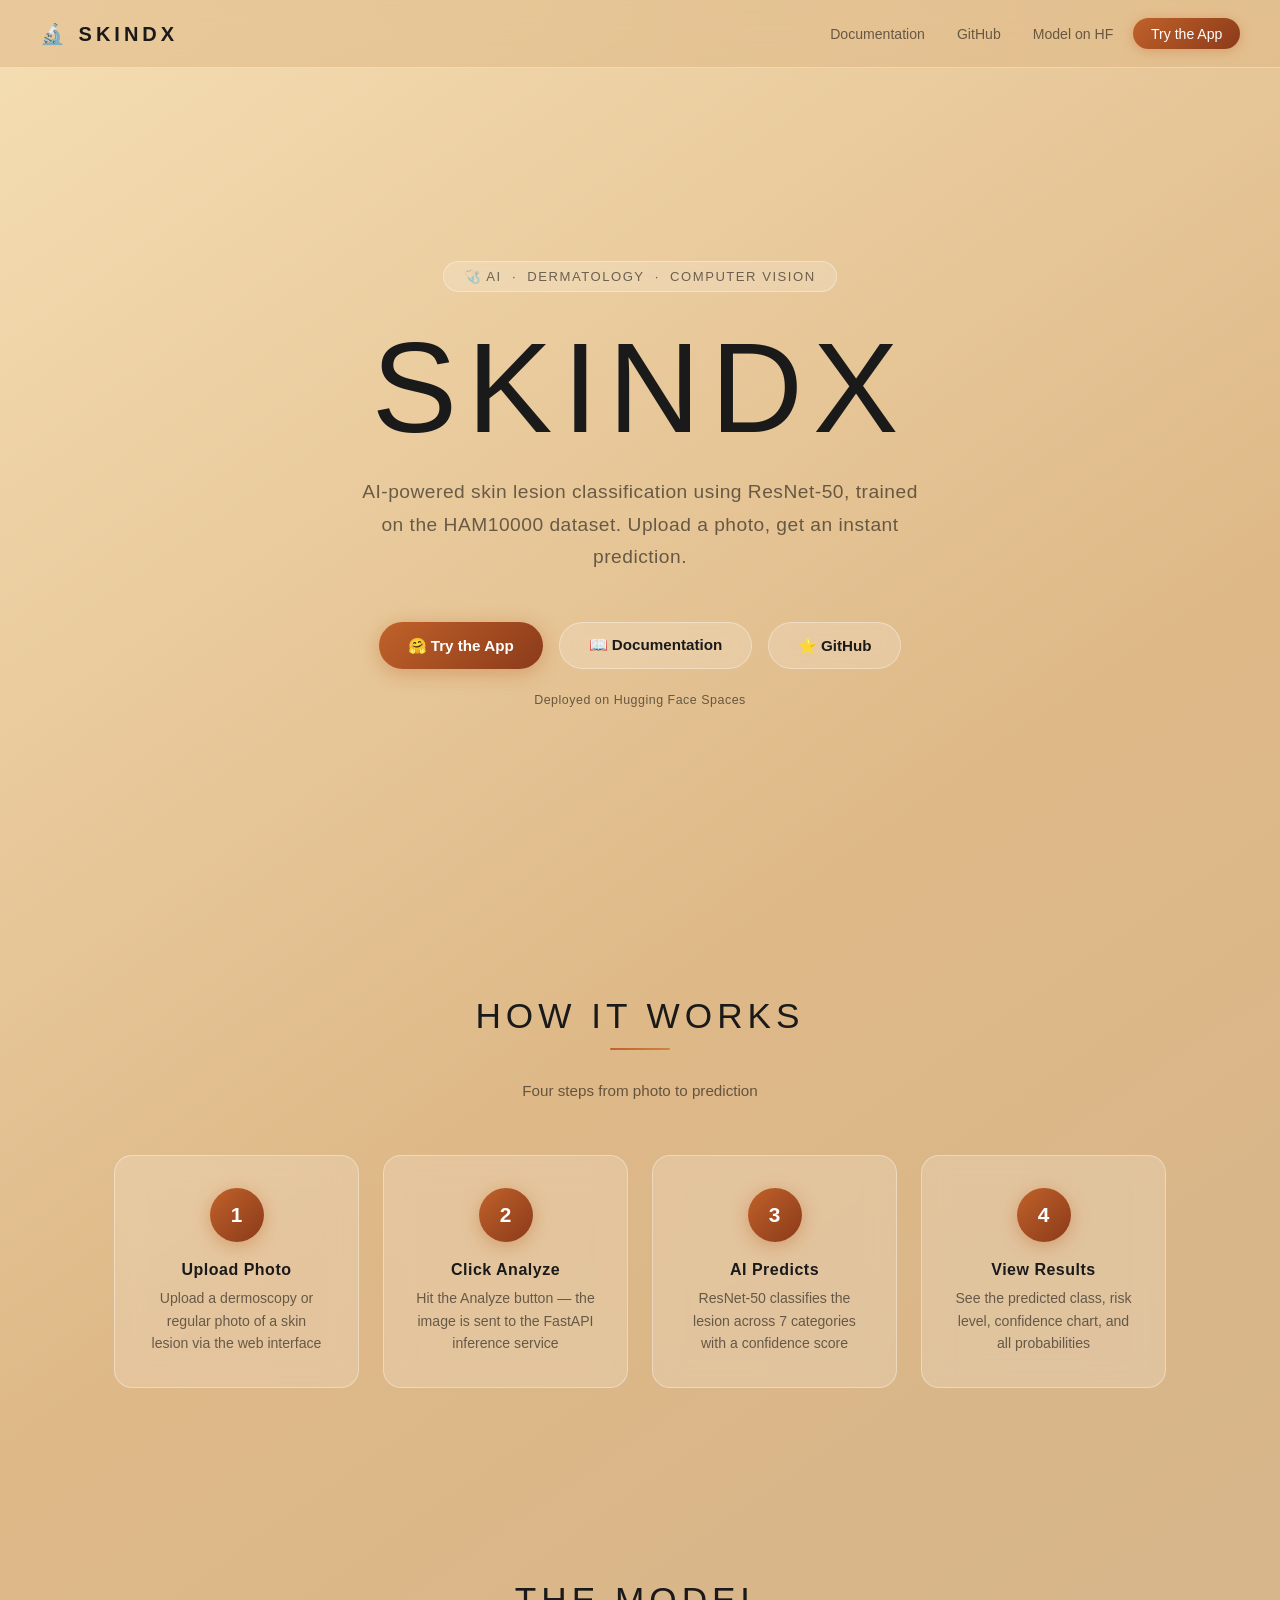
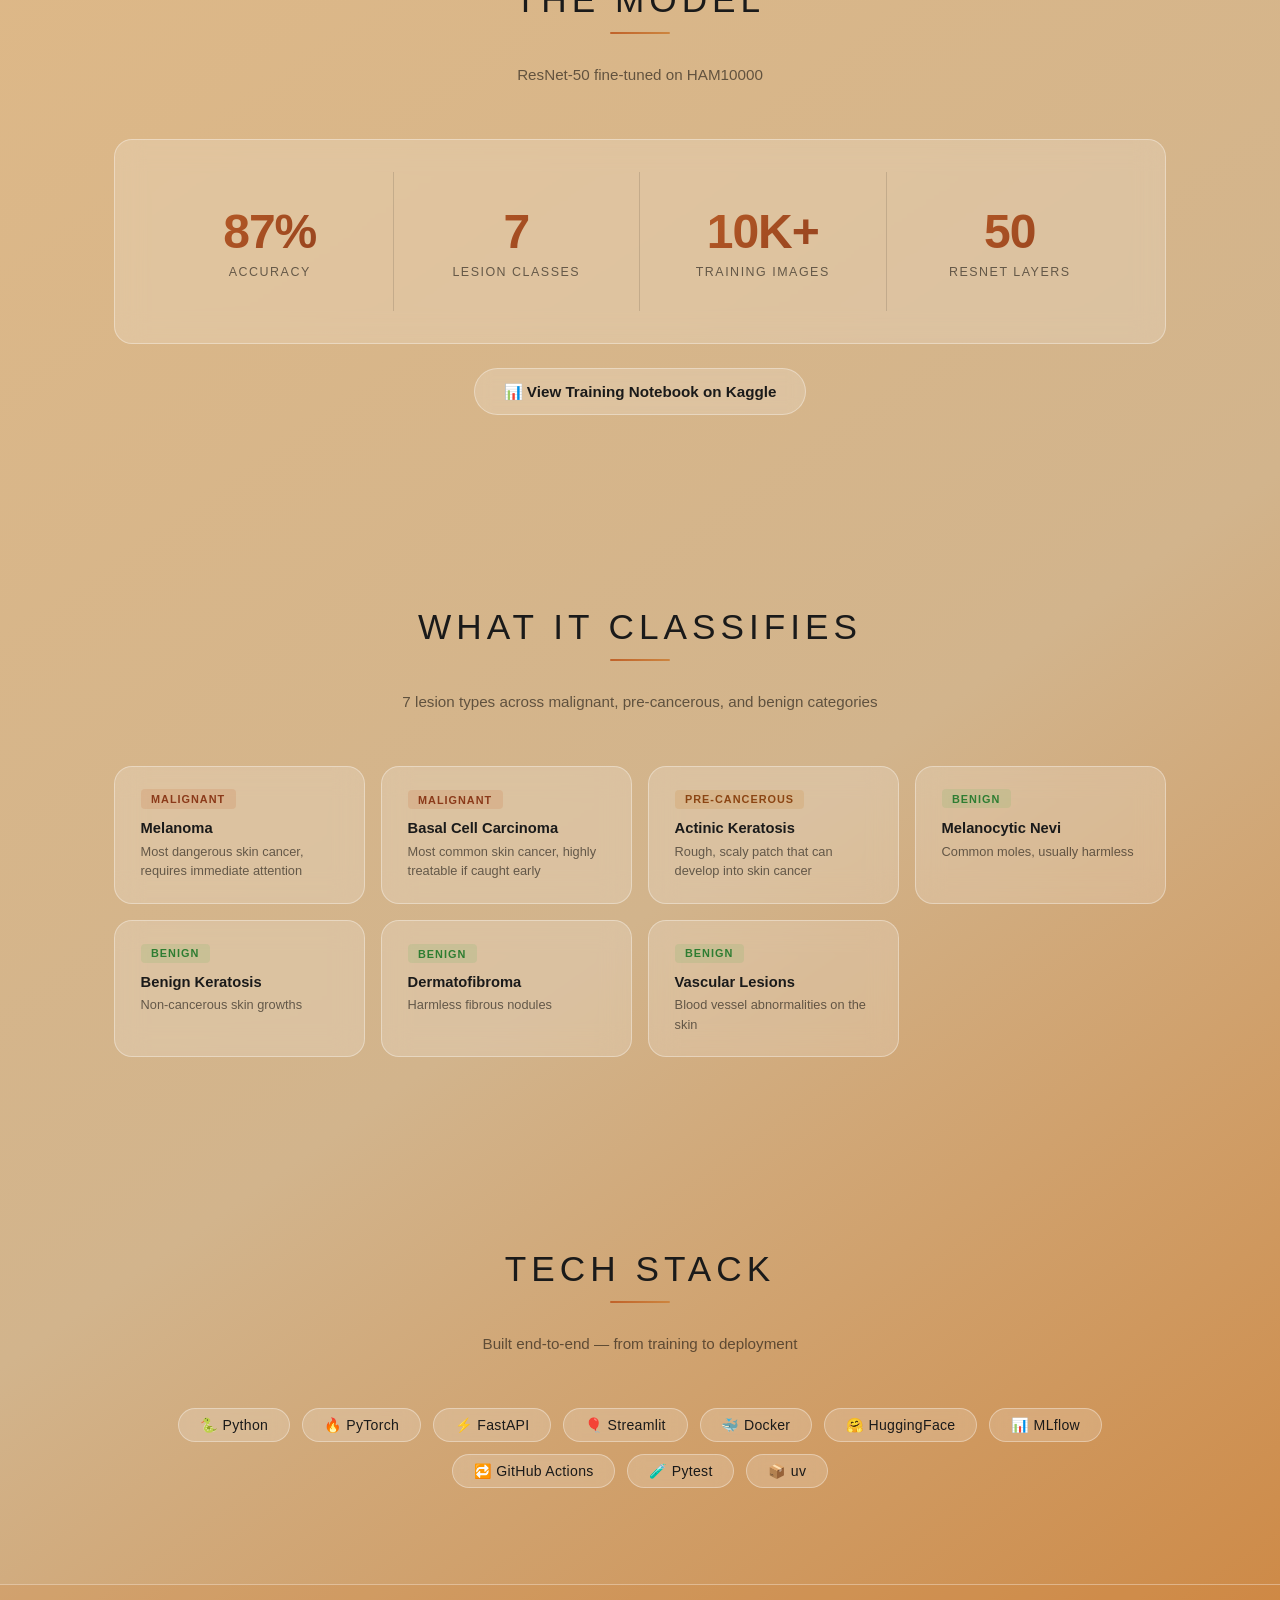
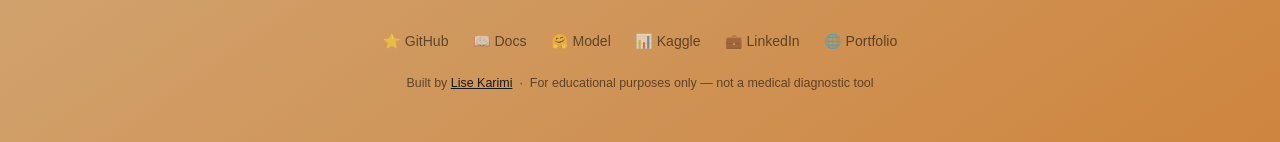
<file: docs/index.html>
<!DOCTYPE html>
<html lang="en">
<head>
  <meta charset="UTF-8"/>
  <meta name="viewport" content="width=device-width, initial-scale=1.0"/>
  <title>SKINDX — Skin Lesion Classification</title>
  <meta name="description" content="AI-powered skin lesion classification using ResNet-50. Built with PyTorch, FastAPI, and Streamlit."/>
  <link rel="icon" href="data:image/svg+xml,<svg xmlns=%22http://www.w3.org/2000/svg%22 viewBox=%220 0 100 100%22><text y=%22.9em%22 font-size=%2290%22>🔬</text></svg>">
  <style>
    *, *::before, *::after { box-sizing: border-box; margin: 0; padding: 0; }

    :root {
      --skin-1: #F5DEB3;
      --skin-2: #DEB887;
      --skin-3: #D2B48C;
      --skin-4: #CD853F;
      --accent: #C0622A;
      --accent-dark: #8B3A1A;
      --glass: rgba(255,255,255,0.18);
      --glass-border: rgba(255,255,255,0.35);
      --glass-dark: rgba(0,0,0,0.07);
      --glass-dark-border: rgba(0,0,0,0.12);
      --text: #1a1a1a;
      --text-muted: rgba(0,0,0,0.55);
      --nav-h: 68px;
    }

    html { scroll-behavior: smooth; }

    body {
      font-family: 'Helvetica Neue', Arial, sans-serif;
      background: linear-gradient(145deg, var(--skin-1) 0%, var(--skin-2) 35%, var(--skin-3) 70%, var(--skin-4) 100%);
      min-height: 100vh;
      color: var(--text);
    }

    /* ── NAV ── */
    nav {
      position: fixed;
      top: 0; left: 0; right: 0;
      z-index: 200;
      height: var(--nav-h);
      display: flex;
      align-items: center;
      justify-content: space-between;
      padding: 0 2.5rem;
      background: rgba(222,184,135,0.55);
      backdrop-filter: blur(20px);
      -webkit-backdrop-filter: blur(20px);
      border-bottom: 1px solid var(--glass-border);
      transition: background 0.3s;
    }
    .nav-logo {
      font-size: 1.25rem;
      font-weight: 700;
      letter-spacing: 4px;
      color: var(--text);
      text-decoration: none;
      flex-shrink: 0;
    }
    .nav-links {
      display: flex;
      gap: 0.5rem;
      align-items: center;
    }
    .nav-links a {
      color: var(--text-muted);
      text-decoration: none;
      font-size: 0.88rem;
      font-weight: 500;
      transition: color 0.2s, background 0.2s;
      padding: 0.35rem 0.75rem;
      border-radius: 8px;
      white-space: nowrap;
    }
    .nav-links a:hover { color: var(--text); background: var(--glass); }
    .nav-links a.btn-nav {
      background: linear-gradient(135deg, var(--accent), var(--accent-dark));
      color: #fff;
      padding: 0.45rem 1.1rem;
      border-radius: 50px;
      box-shadow: 0 2px 12px rgba(192,98,42,0.35);
    }
    .nav-links a.btn-nav:hover {
      opacity: 0.9;
      background: linear-gradient(135deg, var(--accent), var(--accent-dark));
      transform: translateY(-1px);
      box-shadow: 0 4px 16px rgba(192,98,42,0.45);
    }

    /* ── HAMBURGER ── */
    .hamburger {
      display: none;
      flex-direction: column;
      justify-content: center;
      gap: 5px;
      cursor: pointer;
      padding: 8px;
      border-radius: 8px;
      border: none;
      background: none;
      z-index: 300;
    }
    .hamburger span {
      display: block;
      width: 24px;
      height: 2px;
      background: var(--text);
      border-radius: 2px;
      transition: all 0.3s ease;
    }
    .hamburger.open span:nth-child(1) { transform: translateY(7px) rotate(45deg); }
    .hamburger.open span:nth-child(2) { opacity: 0; transform: scaleX(0); }
    .hamburger.open span:nth-child(3) { transform: translateY(-7px) rotate(-45deg); }

    /* ── MOBILE MENU OVERLAY ── */
    .mobile-menu {
      display: none;
      position: fixed;
      top: var(--nav-h);
      left: 0; right: 0;
      background: rgba(222,184,135,0.97);
      backdrop-filter: blur(20px);
      -webkit-backdrop-filter: blur(20px);
      border-bottom: 1px solid var(--glass-border);
      flex-direction: column;
      padding: 1.5rem 2rem 2rem;
      gap: 0.5rem;
      z-index: 190;
      animation: slideDown 0.25s ease;
    }
    .mobile-menu.open { display: flex; }
    .mobile-menu a {
      color: var(--text);
      text-decoration: none;
      font-size: 1rem;
      font-weight: 500;
      padding: 0.75rem 1rem;
      border-radius: 10px;
      transition: background 0.2s;
    }
    .mobile-menu a:hover { background: var(--glass); }
    .mobile-menu a.btn-nav {
      background: linear-gradient(135deg, var(--accent), var(--accent-dark));
      color: #fff;
      text-align: center;
      margin-top: 0.5rem;
      box-shadow: 0 2px 12px rgba(192,98,42,0.35);
    }

    @keyframes slideDown {
      from { opacity: 0; transform: translateY(-10px); }
      to   { opacity: 1; transform: translateY(0); }
    }

    /* ── SECTIONS ── */
    section { padding: 6rem 1.5rem; max-width: 1100px; margin: 0 auto; }

    /* ── HERO ── */
    .hero {
      min-height: 100vh;
      display: flex;
      flex-direction: column;
      align-items: center;
      justify-content: center;
      text-align: center;
      padding-top: var(--nav-h);
      max-width: 100%;
    }
    .hero-badge {
      display: inline-flex;
      align-items: center;
      gap: 0.5rem;
      background: var(--glass);
      border: 1px solid var(--glass-border);
      backdrop-filter: blur(10px);
      border-radius: 50px;
      padding: 0.45rem 1.3rem;
      font-size: 0.82rem;
      letter-spacing: 1.5px;
      margin-bottom: 2rem;
      color: var(--text-muted);
      text-transform: uppercase;
    }
    .hero h1 {
      font-size: clamp(3.5rem, 12vw, 8rem);
      font-weight: 200;
      letter-spacing: 10px;
      line-height: 1;
      margin-bottom: 1.5rem;
    }
    .hero-sub {
      font-size: clamp(0.95rem, 2.5vw, 1.2rem);
      font-weight: 300;
      color: var(--text-muted);
      letter-spacing: 0.5px;
      max-width: 580px;
      line-height: 1.7;
      margin-bottom: 3rem;
    }
    .hero-actions { display: flex; gap: 1rem; flex-wrap: wrap; justify-content: center; }
    .btn {
      display: inline-flex;
      align-items: center;
      gap: 0.5rem;
      padding: 0.85rem 1.8rem;
      border-radius: 50px;
      font-size: 0.95rem;
      font-weight: 600;
      text-decoration: none;
      transition: all 0.3s cubic-bezier(0.4,0,0.2,1);
      white-space: nowrap;
    }
    .btn-primary {
      background: linear-gradient(135deg, var(--accent), var(--accent-dark));
      color: #fff;
      box-shadow: 0 4px 20px rgba(192,98,42,0.4);
    }
    .btn-primary:hover {
      transform: translateY(-2px);
      box-shadow: 0 8px 28px rgba(192,98,42,0.55);
    }
    .btn-secondary {
      background: var(--glass);
      color: var(--text);
      border: 1px solid var(--glass-border);
      backdrop-filter: blur(8px);
    }
    .btn-secondary:hover { background: rgba(255,255,255,0.3); transform: translateY(-2px); }
    .hero-note {
      margin-top: 1.5rem;
      font-size: 0.78rem;
      color: var(--text-muted);
      letter-spacing: 0.5px;
    }

    /* ── DIVIDER ── */
    .divider {
      width: 60px;
      height: 2px;
      background: linear-gradient(90deg, var(--accent), var(--skin-4));
      margin: 0 auto 2rem;
      border-radius: 2px;
    }

    /* ── SECTION HEADER ── */
    .section-header {
      text-align: center;
      margin-bottom: 3.5rem;
    }
    .section-header h2 {
      font-size: clamp(1.6rem, 4vw, 2.2rem);
      font-weight: 300;
      letter-spacing: 5px;
      margin-bottom: 0.75rem;
      text-transform: uppercase;
    }
    .section-header p {
      color: var(--text-muted);
      font-size: 0.95rem;
      font-weight: 300;
    }

    /* ── GLASS CARD ── */
    .card {
      background: var(--glass);
      backdrop-filter: blur(14px);
      -webkit-backdrop-filter: blur(14px);
      border: 1px solid var(--glass-border);
      border-radius: 18px;
      padding: 2rem;
      transition: transform 0.2s, box-shadow 0.2s;
    }
    .card:hover {
      transform: translateY(-3px);
      box-shadow: 0 12px 40px rgba(0,0,0,0.1);
    }

    /* ── HOW IT WORKS ── */
    .steps { display: grid; grid-template-columns: repeat(auto-fit, minmax(220px, 1fr)); gap: 1.5rem; }
    .step { text-align: center; }
    .step-number {
      width: 54px; height: 54px;
      background: linear-gradient(135deg, var(--accent), var(--accent-dark));
      border-radius: 50%;
      display: flex; align-items: center; justify-content: center;
      font-size: 1.3rem; font-weight: 700; color: #fff;
      margin: 0 auto 1.2rem;
      box-shadow: 0 4px 18px rgba(192,98,42,0.4);
    }
    .step h3 { font-size: 1rem; font-weight: 600; margin-bottom: 0.5rem; letter-spacing: 0.5px; }
    .step p { font-size: 0.88rem; color: var(--text-muted); line-height: 1.6; }

    /* ── MODEL STATS ── */
    .model-grid { display: grid; grid-template-columns: repeat(4, 1fr); gap: 0; }
    .stat {
      text-align: center;
      padding: 2rem 1rem;
      border-right: 1px solid var(--glass-dark-border);
    }
    .stat:last-child { border-right: none; }
    .stat-number {
      font-size: clamp(2rem, 5vw, 3rem);
      font-weight: 700;
      letter-spacing: -1px;
      margin-bottom: 0.4rem;
      background: linear-gradient(135deg, var(--accent), var(--accent-dark));
      -webkit-background-clip: text;
      -webkit-text-fill-color: transparent;
      background-clip: text;
    }
    .stat-label { font-size: 0.78rem; color: var(--text-muted); letter-spacing: 1.5px; text-transform: uppercase; }

    /* ── CLASSES ── */
    .classes-grid { display: grid; grid-template-columns: repeat(auto-fill, minmax(210px, 1fr)); gap: 1rem; }
    .class-card { padding: 1.4rem 1.6rem; }
    .class-tag {
      display: inline-block;
      font-size: 0.68rem;
      font-weight: 700;
      letter-spacing: 1px;
      text-transform: uppercase;
      padding: 0.22rem 0.65rem;
      border-radius: 4px;
      margin-bottom: 0.7rem;
    }
    .tag-malignant { background: rgba(192,98,42,0.15); color: var(--accent-dark); }
    .tag-precancer  { background: rgba(205,133,63,0.2);  color: #8B4513; }
    .tag-benign     { background: rgba(76,175,80,0.13);  color: #2e7d32; }
    .class-card h4 { font-size: 0.92rem; font-weight: 600; margin-bottom: 0.35rem; }
    .class-card p  { font-size: 0.8rem; color: var(--text-muted); line-height: 1.5; }

    /* ── TECH STACK ── */
    .tech-grid { display: flex; flex-wrap: wrap; gap: 0.75rem; justify-content: center; }
    .tech-pill {
      background: var(--glass);
      border: 1px solid var(--glass-border);
      backdrop-filter: blur(8px);
      border-radius: 50px;
      padding: 0.5rem 1.3rem;
      font-size: 0.88rem;
      font-weight: 500;
      letter-spacing: 0.3px;
      transition: transform 0.2s, background 0.2s;
    }
    .tech-pill:hover { transform: translateY(-2px); background: rgba(255,255,255,0.3); }

    /* ── FOOTER ── */
    footer {
      text-align: center;
      padding: 3rem 1.5rem;
      border-top: 1px solid var(--glass-border);
      background: rgba(205,133,63,0.25);
    }
    .footer-links { display: flex; gap: 1.5rem; justify-content: center; flex-wrap: wrap; margin-bottom: 1.5rem; }
    .footer-links a {
      color: var(--text-muted);
      text-decoration: none;
      font-size: 0.88rem;
      font-weight: 500;
      transition: color 0.2s;
    }
    .footer-links a:hover { color: var(--text); }
    footer p { font-size: 0.78rem; color: var(--text-muted); line-height: 1.7; }

    /* ── RESPONSIVE ── */
    @media (max-width: 768px) {
      nav { padding: 0 1.25rem; }
      .nav-links { display: none; }
      .hamburger { display: flex; }

      .hero h1 { letter-spacing: 6px; }

      .model-grid { grid-template-columns: 1fr 1fr; }
      .stat { border-right: none; border-bottom: 1px solid var(--glass-dark-border); padding: 1.5rem; }
      .stat:nth-child(odd) { border-right: 1px solid var(--glass-dark-border); }
      .stat:nth-last-child(-n+2) { border-bottom: none; }

      .steps { grid-template-columns: 1fr 1fr; }

      .hero-actions { flex-direction: column; align-items: center; }
      .btn { width: 100%; max-width: 300px; justify-content: center; }

      section { padding: 4rem 1.25rem; }
    }

    @media (max-width: 480px) {
      .steps { grid-template-columns: 1fr; }
      .model-grid { grid-template-columns: 1fr 1fr; }
      .footer-links { gap: 1rem; }
    }
  </style>
</head>
<body>

<!-- NAV -->
<nav>
  <a class="nav-logo" href="/">🔬 SKINDX</a>
  <div class="nav-links">
    <a href="docs/">Documentation</a>
    <a href="https://github.com/lisekarimi/skindx">GitHub</a>
    <a href="https://huggingface.co/lisekarimi/resnet50-ham10000">Model on HF</a>
    <a class="btn-nav" href="https://huggingface.co/spaces/lisekarimi/skindx-app">Try the App</a>
  </div>
  <button class="hamburger" id="hamburger" aria-label="Toggle menu">
    <span></span><span></span><span></span>
  </button>
</nav>

<!-- MOBILE MENU -->
<div class="mobile-menu" id="mobileMenu">
  <a href="docs/">📖 Documentation</a>
  <a href="https://github.com/lisekarimi/skindx">⭐ GitHub</a>
  <a href="https://huggingface.co/lisekarimi/resnet50-ham10000">🤗 Model on HF</a>
  <a class="btn-nav" href="https://huggingface.co/spaces/lisekarimi/skindx-app">🤗 Try the App</a>
</div>

<!-- HERO -->
<div class="hero">
  <span class="hero-badge">🩺 AI &nbsp;·&nbsp; Dermatology &nbsp;·&nbsp; Computer Vision</span>
  <h1>SKINDX</h1>
  <p class="hero-sub">
    AI-powered skin lesion classification using ResNet-50,
    trained on the HAM10000 dataset. Upload a photo, get an instant prediction.
  </p>
  <div class="hero-actions">
    <a class="btn btn-primary" href="https://huggingface.co/spaces/lisekarimi/skindx-app">🤗 Try the App</a>
    <a class="btn btn-secondary" href="docs/">📖 Documentation</a>
    <a class="btn btn-secondary" href="https://github.com/lisekarimi/skindx">⭐ GitHub</a>
  </div>
  <p class="hero-note">Deployed on Hugging Face Spaces</p>
</div>

<!-- HOW IT WORKS -->
<section>
  <div class="section-header">
    <h2>How It Works</h2>
    <div class="divider"></div>
    <p>Four steps from photo to prediction</p>
  </div>
  <div class="steps">
    <div class="card step">
      <div class="step-number">1</div>
      <h3>Upload Photo</h3>
      <p>Upload a dermoscopy or regular photo of a skin lesion via the web interface</p>
    </div>
    <div class="card step">
      <div class="step-number">2</div>
      <h3>Click Analyze</h3>
      <p>Hit the Analyze button — the image is sent to the FastAPI inference service</p>
    </div>
    <div class="card step">
      <div class="step-number">3</div>
      <h3>AI Predicts</h3>
      <p>ResNet-50 classifies the lesion across 7 categories with a confidence score</p>
    </div>
    <div class="card step">
      <div class="step-number">4</div>
      <h3>View Results</h3>
      <p>See the predicted class, risk level, confidence chart, and all probabilities</p>
    </div>
  </div>
</section>

<!-- MODEL -->
<section>
  <div class="section-header">
    <h2>The Model</h2>
    <div class="divider"></div>
    <p>ResNet-50 fine-tuned on HAM10000</p>
  </div>
  <div class="card model-grid">
    <div class="stat">
      <div class="stat-number">87%</div>
      <div class="stat-label">Accuracy</div>
    </div>
    <div class="stat">
      <div class="stat-number">7</div>
      <div class="stat-label">Lesion Classes</div>
    </div>
    <div class="stat">
      <div class="stat-number">10K+</div>
      <div class="stat-label">Training Images</div>
    </div>
    <div class="stat">
      <div class="stat-number">50</div>
      <div class="stat-label">ResNet Layers</div>
    </div>
  </div>
  <div style="text-align:center; margin-top:1.5rem;">
    <a class="btn btn-secondary" href="https://www.kaggle.com/code/lizk75/skin-cancer-resnet-balanced-87-acc">
      📊 View Training Notebook on Kaggle
    </a>
  </div>
</section>

<!-- LESION CLASSES -->
<section>
  <div class="section-header">
    <h2>What It Classifies</h2>
    <div class="divider"></div>
    <p>7 lesion types across malignant, pre-cancerous, and benign categories</p>
  </div>
  <div class="classes-grid">
    <div class="card class-card">
      <span class="class-tag tag-malignant">Malignant</span>
      <h4>Melanoma</h4>
      <p>Most dangerous skin cancer, requires immediate attention</p>
    </div>
    <div class="card class-card">
      <span class="class-tag tag-malignant">Malignant</span>
      <h4>Basal Cell Carcinoma</h4>
      <p>Most common skin cancer, highly treatable if caught early</p>
    </div>
    <div class="card class-card">
      <span class="class-tag tag-precancer">Pre-cancerous</span>
      <h4>Actinic Keratosis</h4>
      <p>Rough, scaly patch that can develop into skin cancer</p>
    </div>
    <div class="card class-card">
      <span class="class-tag tag-benign">Benign</span>
      <h4>Melanocytic Nevi</h4>
      <p>Common moles, usually harmless</p>
    </div>
    <div class="card class-card">
      <span class="class-tag tag-benign">Benign</span>
      <h4>Benign Keratosis</h4>
      <p>Non-cancerous skin growths</p>
    </div>
    <div class="card class-card">
      <span class="class-tag tag-benign">Benign</span>
      <h4>Dermatofibroma</h4>
      <p>Harmless fibrous nodules</p>
    </div>
    <div class="card class-card">
      <span class="class-tag tag-benign">Benign</span>
      <h4>Vascular Lesions</h4>
      <p>Blood vessel abnormalities on the skin</p>
    </div>
  </div>
</section>

<!-- TECH STACK -->
<section>
  <div class="section-header">
    <h2>Tech Stack</h2>
    <div class="divider"></div>
    <p>Built end-to-end — from training to deployment</p>
  </div>
  <div class="tech-grid">
    <span class="tech-pill">🐍 Python</span>
    <span class="tech-pill">🔥 PyTorch</span>
    <span class="tech-pill">⚡ FastAPI</span>
    <span class="tech-pill">🎈 Streamlit</span>
    <span class="tech-pill">🐳 Docker</span>
    <span class="tech-pill">🤗 HuggingFace</span>
    <span class="tech-pill">📊 MLflow</span>
    <span class="tech-pill">🔁 GitHub Actions</span>
    <span class="tech-pill">🧪 Pytest</span>
    <span class="tech-pill">📦 uv</span>
  </div>
</section>

<!-- FOOTER -->
<footer>
  <div class="footer-links">
    <a href="https://github.com/lisekarimi/skindx">⭐ GitHub</a>
    <a href="docs/">📖 Docs</a>
    <a href="https://huggingface.co/lisekarimi/resnet50-ham10000">🤗 Model</a>
    <a href="https://www.kaggle.com/code/lizk75/skin-cancer-resnet-balanced-87-acc">📊 Kaggle</a>
    <a href="https://linkedin.com/in/lisekarimi/">💼 LinkedIn</a>
    <a href="https://lisekarimi.com">🌐 Portfolio</a>
  </div>
  <p>
    Built by <a href="https://lisekarimi.com" style="color:var(--text); font-weight:500;">Lise Karimi</a>
    &nbsp;·&nbsp; For educational purposes only — not a medical diagnostic tool
  </p>
</footer>

<script>
  const hamburger = document.getElementById('hamburger');
  const mobileMenu = document.getElementById('mobileMenu');

  hamburger.addEventListener('click', () => {
    hamburger.classList.toggle('open');
    mobileMenu.classList.toggle('open');
  });

  // Close menu on link click
  mobileMenu.querySelectorAll('a').forEach(link => {
    link.addEventListener('click', () => {
      hamburger.classList.remove('open');
      mobileMenu.classList.remove('open');
    });
  });

  // Close menu on outside click
  document.addEventListener('click', (e) => {
    if (!hamburger.contains(e.target) && !mobileMenu.contains(e.target)) {
      hamburger.classList.remove('open');
      mobileMenu.classList.remove('open');
    }
  });
</script>

</body>
</html>
</file>
